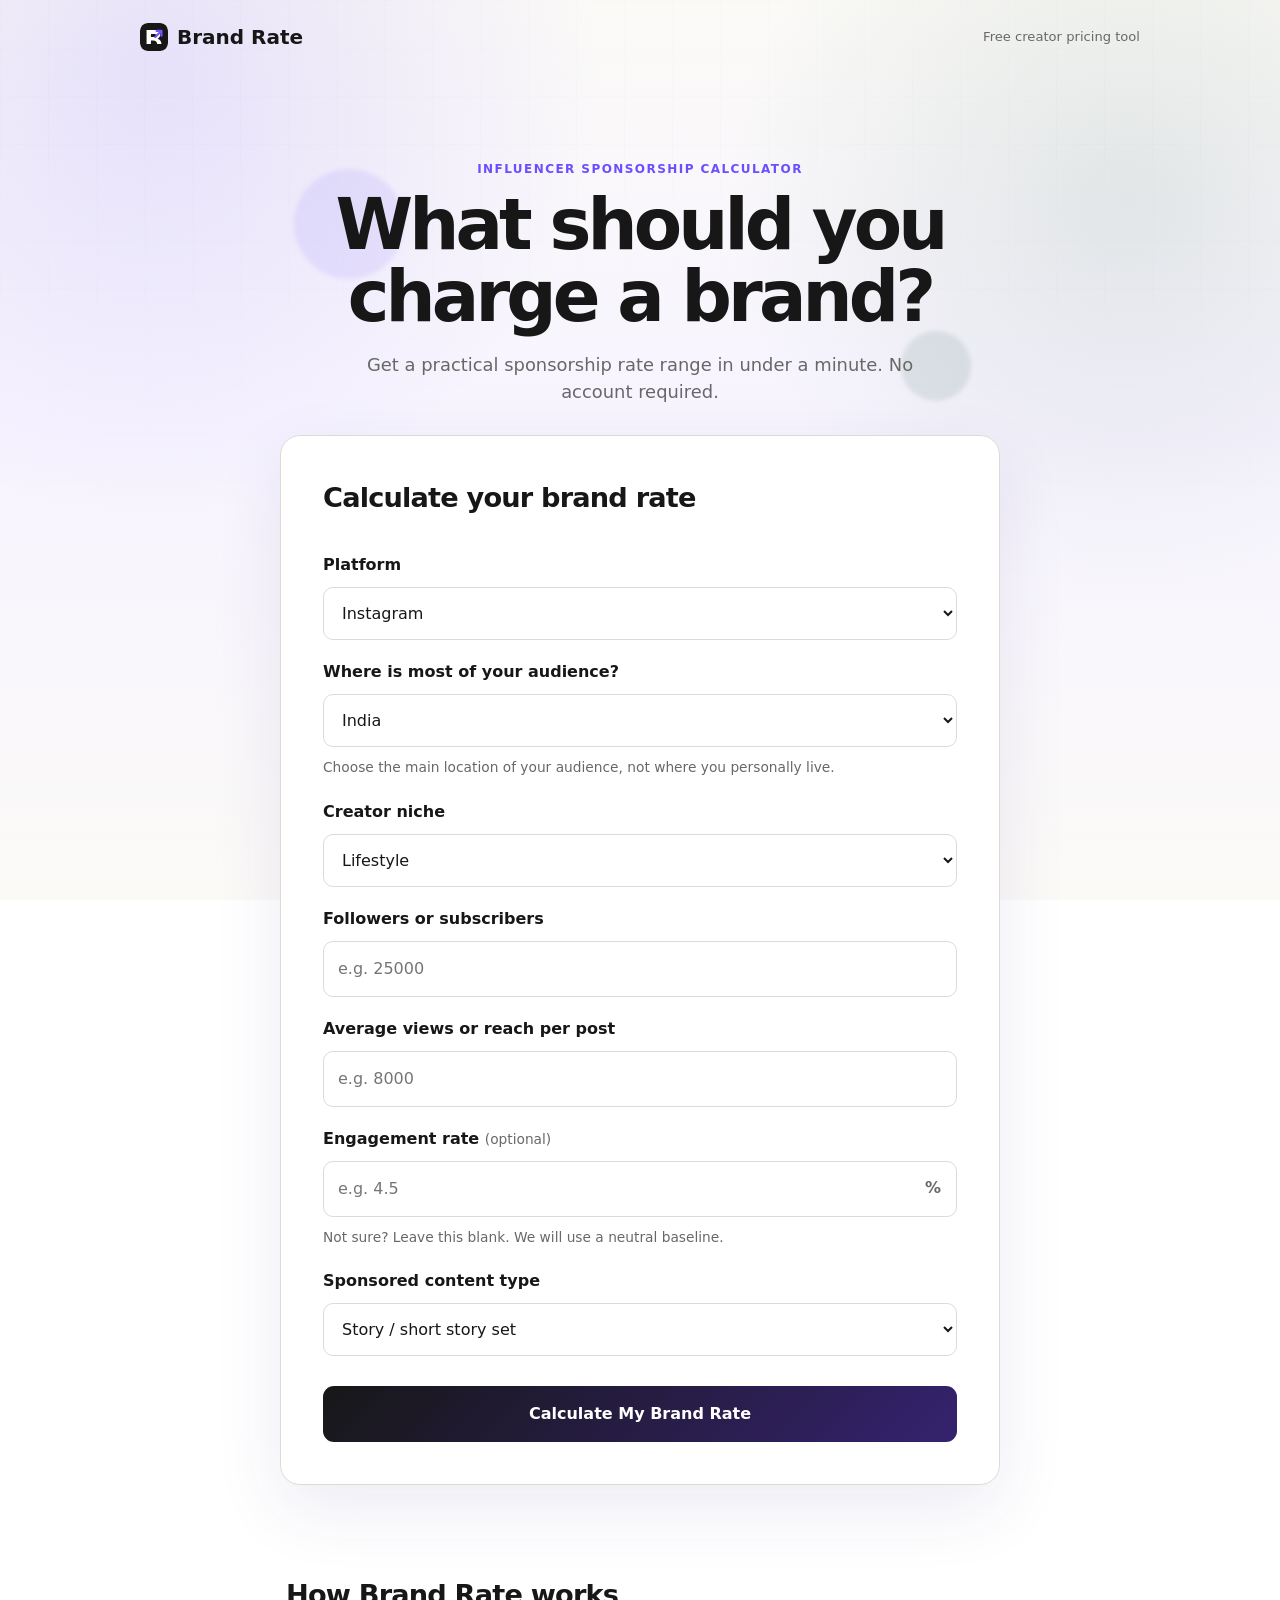
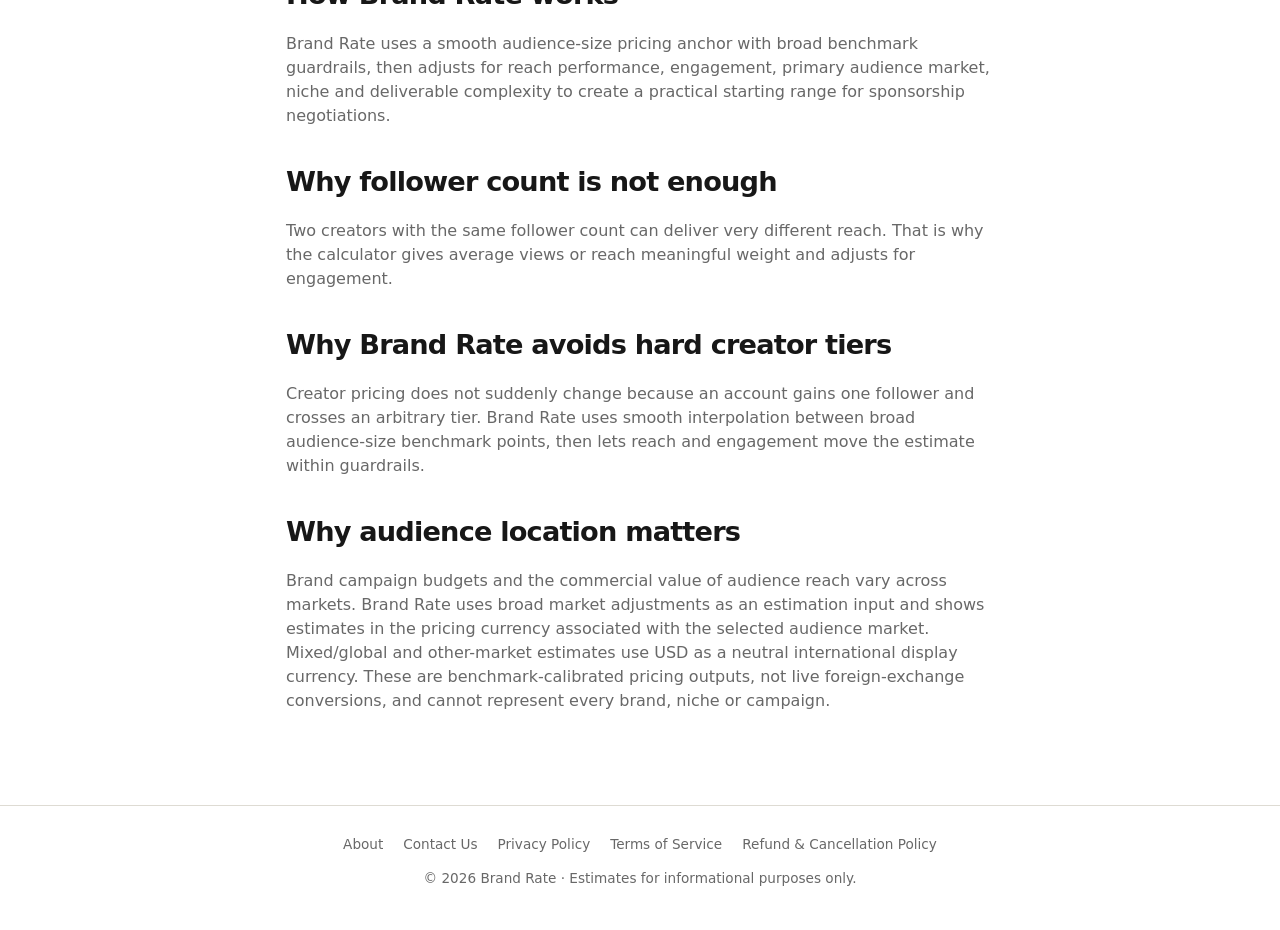
<file: index.html>
<!doctype html>
<html lang="en">
<head>
  <meta charset="utf-8">
  <meta name="viewport" content="width=device-width,initial-scale=1">
  <link rel="icon" href="brand-rate-icon.svg" type="image/svg+xml">
  <title>Brand Rate — Influencer Sponsorship Rate Calculator</title>
  <meta name="description" content="Estimate your influencer sponsorship rate based on platform, audience, average views, engagement and content type.">
  <meta name="robots" content="index,follow">
  <link rel="canonical" href="/">
  <link rel="stylesheet" href="style.css">
</head>
<body>
  <header class="site-header">
    <a class="logo" href="/" aria-label="Brand Rate home"><img src="brand-rate-icon.svg" alt="" class="brand-icon"> Brand Rate</a>
    <span class="tag">Free creator pricing tool</span>
  </header>

  <main>
    <section class="hero">
      <p class="eyebrow">INFLUENCER SPONSORSHIP CALCULATOR</p>
      <h1>What should you charge a brand?</h1>
      <p class="intro">Get a practical sponsorship rate range in under a minute. No account required.</p>
    </section>

    <section class="tool-card" aria-labelledby="calculator-title">
      <h2 id="calculator-title">Calculate your brand rate</h2>
      <form id="rate-form">
        <label for="platform">Platform</label>
        <select id="platform" required>
          <option value="instagram">Instagram</option>
          <option value="tiktok">TikTok</option>
          <option value="youtube">YouTube</option>
        </select>

        <label for="market">Where is most of your audience?</label>
        <select id="market" required>
          <option value="india">India</option>
          <option value="us">United States</option>
          <option value="uk">United Kingdom</option>
          <option value="canada">Canada</option>
          <option value="australia">Australia</option>
          <option value="europe">Europe</option>
          <option value="global">Mixed / global audience</option>
          <option value="other">Other markets</option>
        </select>
        <p class="hint">Choose the main location of your audience, not where you personally live.</p>

        <label for="niche">Creator niche</label>
        <select id="niche" required>
          <option value="lifestyle">Lifestyle</option>
          <option value="beauty">Beauty</option>
          <option value="fashion">Fashion</option>
          <option value="fitness">Fitness</option>
          <option value="food">Food</option>
          <option value="travel">Travel</option>
          <option value="gaming">Gaming</option>
          <option value="tech">Tech</option>
          <option value="finance">Finance &amp; Business</option>
          <option value="education">Education</option>
          <option value="parenting">Parenting</option>
          <option value="other">Other</option>
        </select>

        <label for="followers">Followers or subscribers</label>
        <input id="followers" type="number" min="1" step="1" inputmode="numeric" placeholder="e.g. 25000" required>

        <label for="views">Average views or reach per post</label>
        <input id="views" type="number" min="1" step="1" inputmode="numeric" placeholder="e.g. 8000" required>

        <label for="engagement">Engagement rate <span>(optional)</span></label>
        <div class="input-suffix">
          <input id="engagement" type="number" min="0" max="100" step="0.1" inputmode="decimal" placeholder="e.g. 4.5">
          <b>%</b>
        </div>
        <p class="hint">Not sure? Leave this blank. We will use a neutral baseline.</p>

        <label for="content">Sponsored content type</label>
        <select id="content" required>
          <option value="story">Story / short story set</option>
          <option value="post">Static feed post</option>
          <option value="short">Reel / TikTok / Short</option>
          <option value="integration">YouTube integration</option>
          <option value="dedicated">Dedicated YouTube video</option>
        </select>

        <button type="submit">Calculate My Brand Rate</button>
      </form>
    </section>

    <section id="results" class="results hidden" aria-live="polite">
      <p class="eyebrow">YOUR ESTIMATED SPONSORSHIP RATE</p>
      <div class="rate-grid">
        <div><span>Minimum</span><strong id="minimum">—</strong></div>
        <div class="featured"><span>Target</span><strong id="target">—</strong></div>
        <div><span>Premium</span><strong id="premium">—</strong></div>
      </div>

      <p id="result-note" class="result-note"></p>

      <h3>Common brand add-ons</h3>
      <p class="section-note">These suggested ranges are shown separately so you can see what may be charged on top of your target rate.</p>
      <div class="addon-card">
        <div class="addon-row"><span>Base target rate</span><strong id="usage-base">—</strong></div>
        <div class="addon-row"><span>+ Suggested 30-day paid usage rights</span><strong id="usage-addon">—</strong></div>
        <div class="addon-total"><span>Adjusted total</span><strong id="usage-total">—</strong></div>
      </div>
      <div class="addon-card">
        <div class="addon-row"><span>Base target rate</span><strong id="exclusive-base">—</strong></div>
        <div class="addon-row"><span>+ Suggested 30-day category exclusivity</span><strong id="exclusive-addon">—</strong></div>
        <div class="addon-total"><span>Adjusted total</span><strong id="exclusive-total">—</strong></div>
      </div>

      <p class="disclaimer">Brand Rate provides directional negotiation estimates, not guaranteed market rates. The calculator uses broad benchmark bands and modifiers. Actual fees vary by niche, audience quality, geography, production scope, campaign goals, licensing terms, exclusivity, brand budget and creator demand.</p>

      <div class="upgrade">
        <p class="eyebrow">CREATOR PRICING KIT</p>
        <h2>Turn your estimate into a practical creator pricing kit</h2>
        <p>Get personalised suggested rate ranges, deliverable guidance, usage-rights and exclusivity fee tables, three package ideas, a negotiation floor, brand-response scripts and a one-page downloadable rate card.</p>
        <div class="price" id="upgrade-price">₹499</div>
        <button id="upgrade-button" type="button">Get My Personalised Rate Card</button>
        <p class="small">Paid checkout will be connected in the payment phase. No payment is collected on this preview build.</p>
      </div>
    </section>

    <section class="content">
      <h2>How Brand Rate works</h2>
      <p>Brand Rate uses a smooth audience-size pricing anchor with broad benchmark guardrails, then adjusts for reach performance, engagement, primary audience market, niche and deliverable complexity to create a practical starting range for sponsorship negotiations.</p>
      <h2>Why follower count is not enough</h2>
      <p>Two creators with the same follower count can deliver very different reach. That is why the calculator gives average views or reach meaningful weight and adjusts for engagement.</p>
      <h2>Why Brand Rate avoids hard creator tiers</h2>
      <p>Creator pricing does not suddenly change because an account gains one follower and crosses an arbitrary tier. Brand Rate uses smooth interpolation between broad audience-size benchmark points, then lets reach and engagement move the estimate within guardrails.</p>
      <h2>Why audience location matters</h2>
      <p>Brand campaign budgets and the commercial value of audience reach vary across markets. Brand Rate uses broad market adjustments as an estimation input and shows estimates in the pricing currency associated with the selected audience market. Mixed/global and other-market estimates use USD as a neutral international display currency. These are benchmark-calibrated pricing outputs, not live foreign-exchange conversions, and cannot represent every brand, niche or campaign.</p>
    </section>
  </main>

  <footer><div class="footer-inner"><nav class="footer-links" aria-label="Legal and company links"><a href="about.html">About</a><a href="contact.html">Contact Us</a><a href="privacy.html">Privacy Policy</a><a href="terms.html">Terms of Service</a><a href="refund.html">Refund &amp; Cancellation Policy</a></nav><p>© <span id="year"></span> Brand Rate · Estimates for informational purposes only.</p></div></footer>
  <script src="script.js"></script>
</body>
</html>
</file>
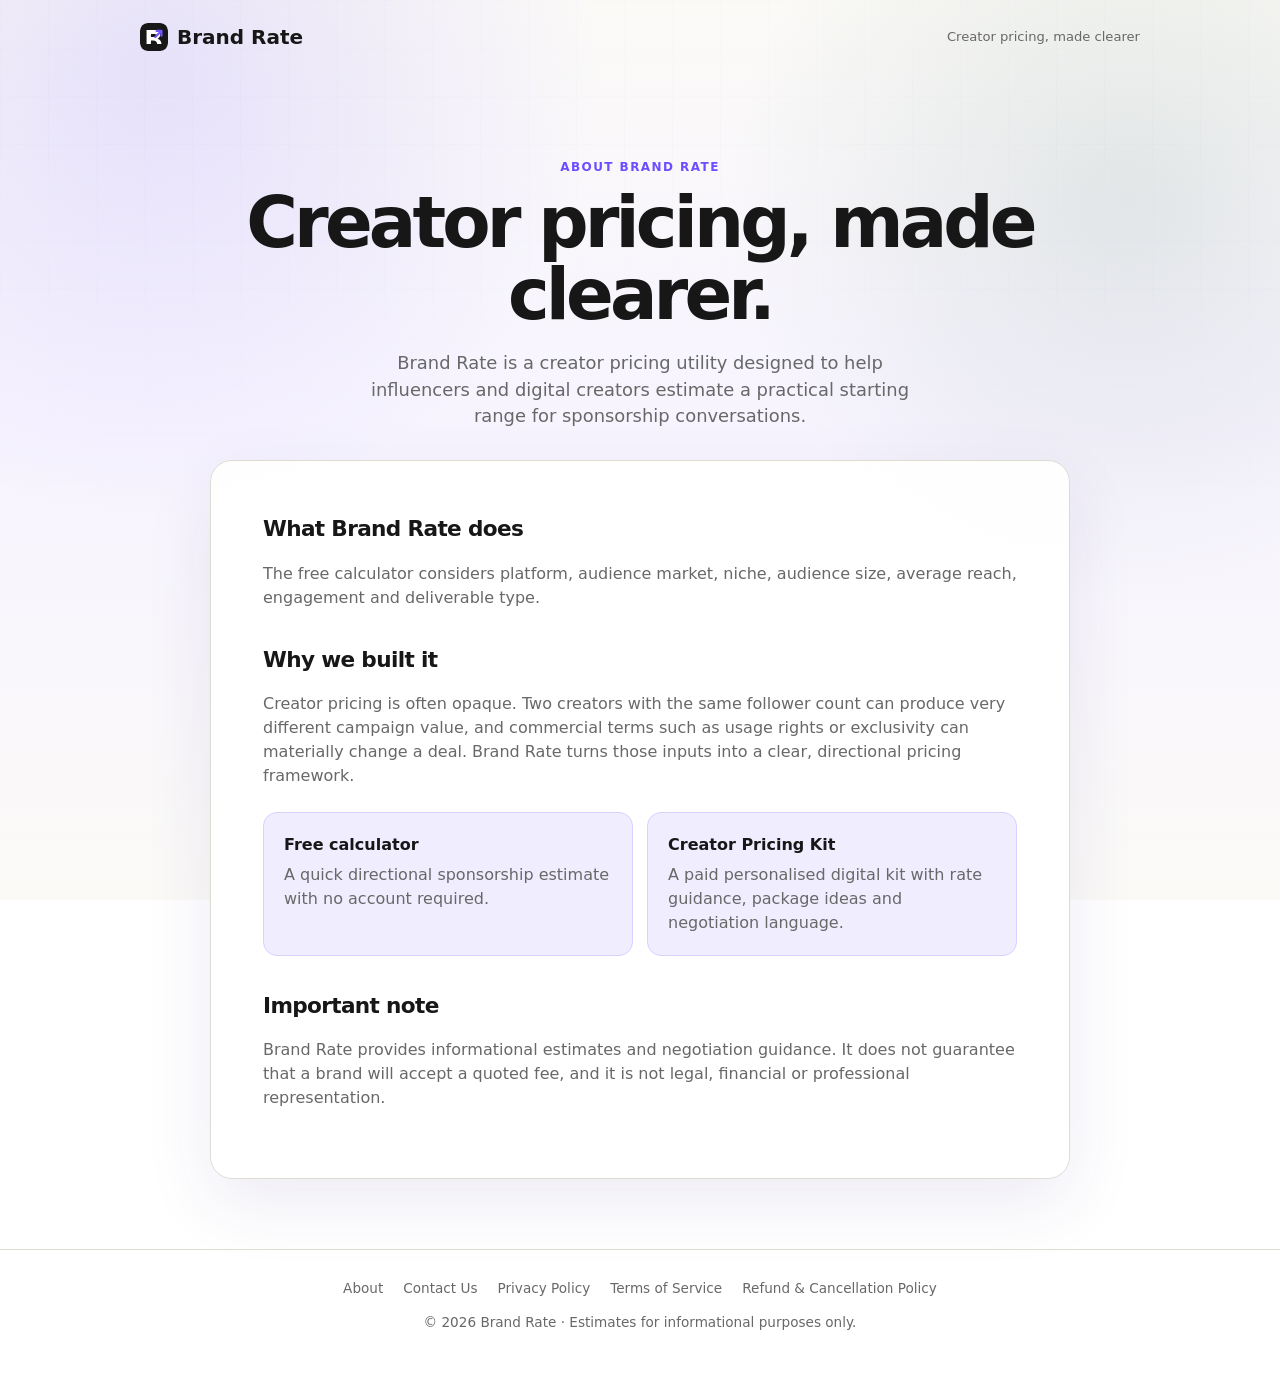
<file: about.html>
<!doctype html><html lang="en"><head><meta charset="utf-8"><meta name="viewport" content="width=device-width,initial-scale=1"><link rel="icon" href="brand-rate-icon.svg" type="image/svg+xml"><title>Creator pricing, made clearer. — Brand Rate</title><meta name="robots" content="index,follow"><link rel="stylesheet" href="style.css"></head><body><header class="site-header"><a class="logo" href="index.html"><img src="brand-rate-icon.svg" alt="" class="brand-icon"> Brand Rate</a><span class="tag">Creator pricing, made clearer</span></header><main class="legal-main"><section class="legal-hero"><p class="eyebrow">ABOUT BRAND RATE</p><h1>Creator pricing, made clearer.</h1><p class="intro">Brand Rate is a creator pricing utility designed to help influencers and digital creators estimate a practical starting range for sponsorship conversations.</p></section><article class="legal-card"><h2>What Brand Rate does</h2><p>The free calculator considers platform, audience market, niche, audience size, average reach, engagement and deliverable type.</p><h2>Why we built it</h2><p>Creator pricing is often opaque. Two creators with the same follower count can produce very different campaign value, and commercial terms such as usage rights or exclusivity can materially change a deal. Brand Rate turns those inputs into a clear, directional pricing framework.</p><div class="info-grid"><div class="info-box"><strong>Free calculator</strong><p>A quick directional sponsorship estimate with no account required.</p></div><div class="info-box"><strong>Creator Pricing Kit</strong><p>A paid personalised digital kit with rate guidance, package ideas and negotiation language.</p></div></div><h2>Important note</h2><p>Brand Rate provides informational estimates and negotiation guidance. It does not guarantee that a brand will accept a quoted fee, and it is not legal, financial or professional representation.</p></article></main><footer><div class="footer-inner"><nav class="footer-links" aria-label="Legal and company links"><a href="about.html">About</a><a href="contact.html">Contact Us</a><a href="privacy.html">Privacy Policy</a><a href="terms.html">Terms of Service</a><a href="refund.html">Refund &amp; Cancellation Policy</a></nav><p>© 2026 Brand Rate · Estimates for informational purposes only.</p></div></footer></body></html>
</file>
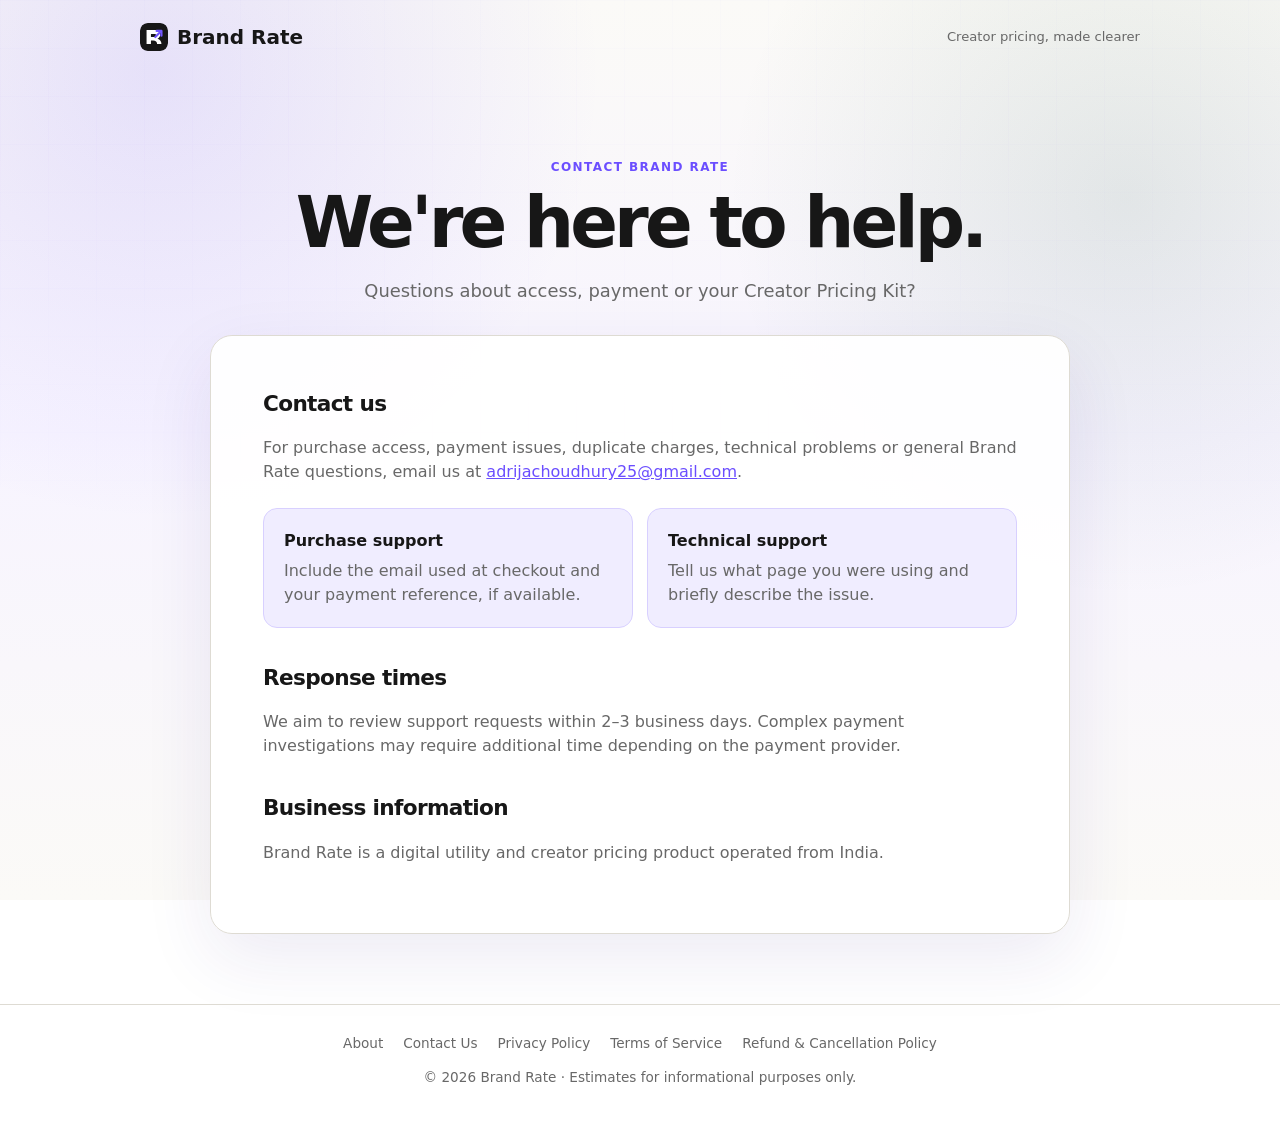
<file: contact.html>
<!doctype html><html lang="en"><head><meta charset="utf-8"><meta name="viewport" content="width=device-width,initial-scale=1"><link rel="icon" href="brand-rate-icon.svg" type="image/svg+xml"><title>We're here to help. — Brand Rate</title><meta name="robots" content="index,follow"><link rel="stylesheet" href="style.css"></head><body><header class="site-header"><a class="logo" href="index.html"><img src="brand-rate-icon.svg" alt="" class="brand-icon"> Brand Rate</a><span class="tag">Creator pricing, made clearer</span></header><main class="legal-main"><section class="legal-hero"><p class="eyebrow">CONTACT BRAND RATE</p><h1>We're here to help.</h1><p class="intro">Questions about access, payment or your Creator Pricing Kit?</p></section><article class="legal-card"><h2>Contact us</h2><p>For purchase access, payment issues, duplicate charges, technical problems or general Brand Rate questions, email us at <a href="mailto:adrijachoudhury25@gmail.com">adrijachoudhury25@gmail.com</a>.</p><div class="info-grid"><div class="info-box"><strong>Purchase support</strong><p>Include the email used at checkout and your payment reference, if available.</p></div><div class="info-box"><strong>Technical support</strong><p>Tell us what page you were using and briefly describe the issue.</p></div></div><h2>Response times</h2><p>We aim to review support requests within 2–3 business days. Complex payment investigations may require additional time depending on the payment provider.</p><h2>Business information</h2><p>Brand Rate is a digital utility and creator pricing product operated from India.</p></article></main><footer><div class="footer-inner"><nav class="footer-links" aria-label="Legal and company links"><a href="about.html">About</a><a href="contact.html">Contact Us</a><a href="privacy.html">Privacy Policy</a><a href="terms.html">Terms of Service</a><a href="refund.html">Refund &amp; Cancellation Policy</a></nav><p>© 2026 Brand Rate · Estimates for informational purposes only.</p></div></footer></body></html>
</file>
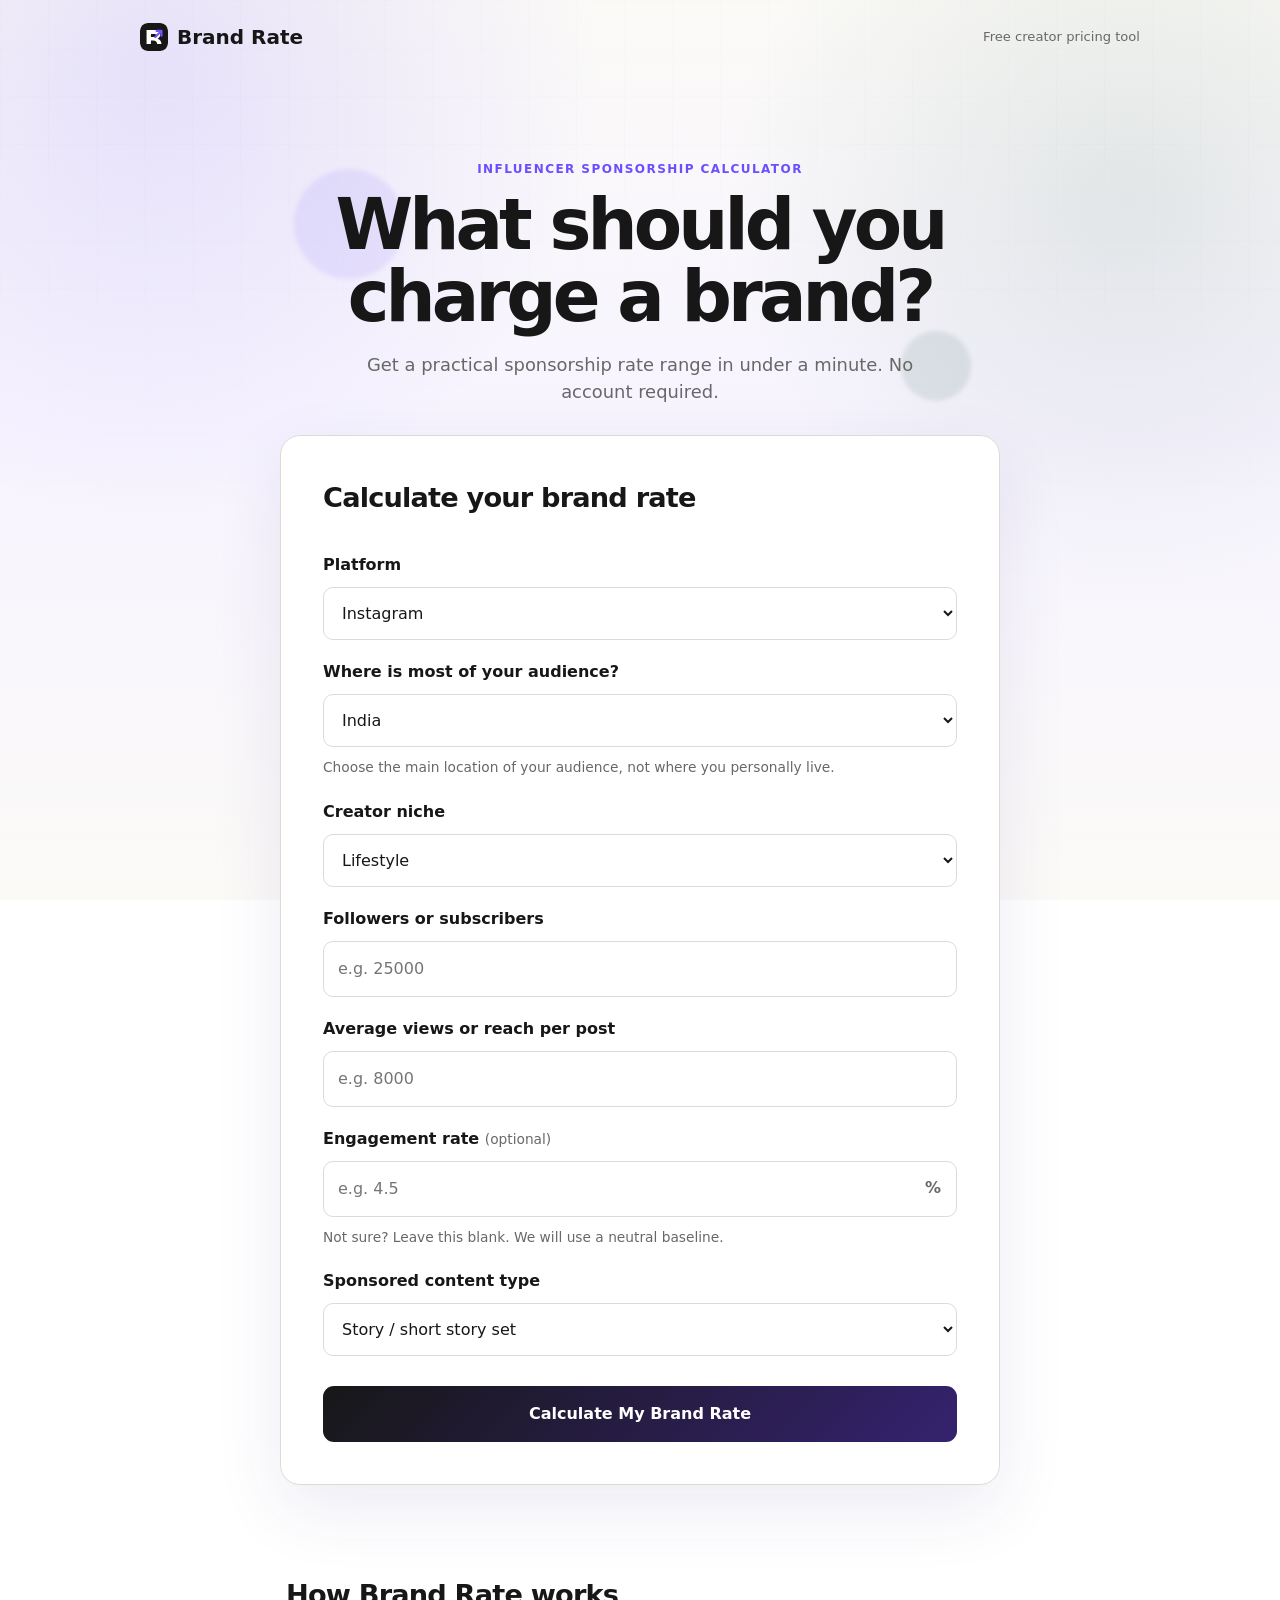
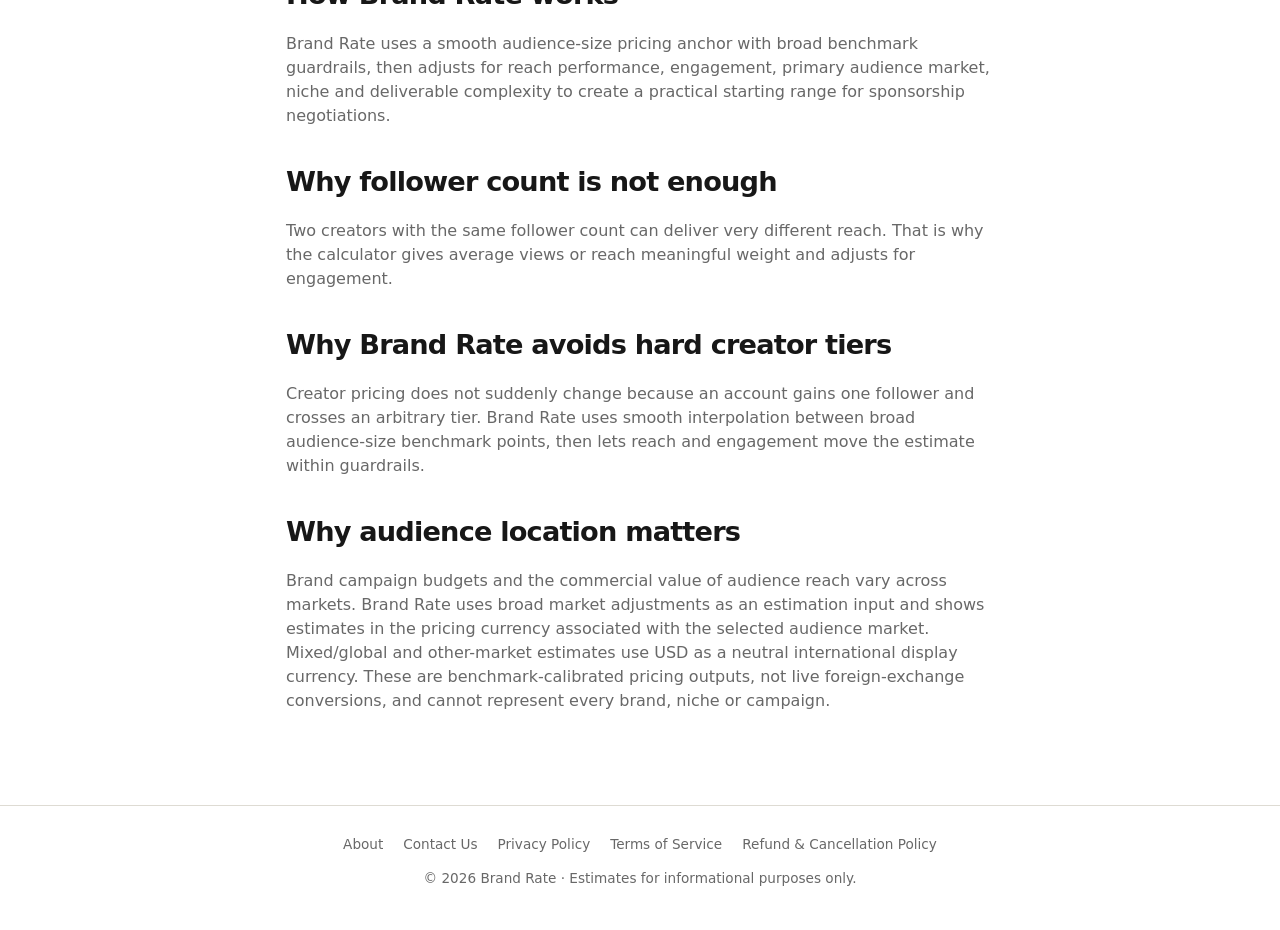
<file: pricing-kit.html>
<!DOCTYPE html>
<html lang="en">
<head>
  <meta charset="UTF-8">
  <meta name="viewport" content="width=device-width, initial-scale=1.0">
  <meta name="robots" content="noindex,nofollow">
  <link rel="icon" href="brand-rate-icon.svg" type="image/svg+xml">
  <title>Your Creator Pricing Kit | Brand Rate</title>
  <link rel="stylesheet" href="style.css">
  <style>
    .kit-shell{max-width:900px;margin:0 auto;padding:32px 20px 120px}
    .kit-top{display:flex;justify-content:space-between;align-items:center;gap:20px;margin-bottom:30px}
    .kit-top a{color:#171717;text-decoration:none;font-weight:700}
    .kit-hero,.kit-section{background:#fff;border:1px solid #ded9d0;border-radius:22px;padding:32px;margin-bottom:18px}
    .kit-kicker{color:#6554ff;font-size:13px;font-weight:800;letter-spacing:.08em;text-transform:uppercase}
    .kit-hero h1{font-size:46px;line-height:1.05;margin:12px 0}
    .kit-sub{color:#666;font-size:18px;line-height:1.5}
    .kit-grid{display:grid;grid-template-columns:repeat(3,1fr);gap:12px;margin-top:25px}
    .kit-stat{border:1px solid #ded9d0;border-radius:15px;padding:18px}
    .kit-stat strong{display:block;font-size:27px;margin-top:7px}
    .kit-stat.target{background:#f0edff;border-color:#c8bfff}
    .kit-section h2{font-size:28px;margin:0 0 8px}
    .kit-section p{color:#555;line-height:1.6}
    .small{font-size:13px;color:#777}
    .locked-intro{background:#f7f5ff;border:2px solid #c8bfff}
    .locked-intro h2{margin-top:8px}
    .locked-stack{display:grid;gap:18px}
    .locked-card{position:relative;overflow:hidden;min-height:230px;background:#fff;border:1px solid #ded9d0;border-radius:22px;padding:32px}
    .locked-card h2{font-size:28px;margin:0 0 10px}
    .locked-card p{color:#666;margin:0}
    .teaser-lines{margin-top:26px;display:grid;gap:12px;filter:blur(7px);user-select:none;pointer-events:none}
    .teaser-line{height:22px;border-radius:8px;background:#dedbd3}
    .teaser-line.short{width:62%}
    .teaser-line.medium{width:80%}
    .lock-overlay{position:absolute;inset:0;display:flex;align-items:center;justify-content:center;padding:24px;background:linear-gradient(to bottom,rgba(255,255,255,.18),rgba(255,255,255,.94) 55%,#fff)}
    .lock-box{text-align:center;max-width:460px;margin-top:70px}
    .lock-icon{width:46px;height:46px;border-radius:50%;display:grid;place-items:center;margin:0 auto 12px;background:#171717;color:#fff;font-size:20px}
    .lock-box strong{display:block;font-size:20px}
    .lock-box span{display:block;color:#666;margin-top:7px;line-height:1.5}
    .kit-actions{position:sticky;bottom:18px;z-index:20;background:#171717;color:#fff;border-radius:18px;padding:18px 22px;display:flex;align-items:center;justify-content:space-between;gap:18px;box-shadow:0 12px 35px rgba(0,0,0,.18)}
    .kit-actions button{border:0;border-radius:12px;padding:14px 20px;margin:0;background:#fff;color:#171717;font-weight:800;cursor:pointer}
    .kit-actions{display:block;padding:22px}
    .purchase-head{display:flex;align-items:flex-end;justify-content:space-between;gap:24px;margin-bottom:18px}
    .purchase-head strong{font-size:20px}
    .payment-note{font-size:13px;color:#aaa;margin-top:5px}
    .payment-options{display:grid;grid-template-columns:1fr 1fr;gap:14px;width:100%}
    .payment-option{min-width:0;background:#242424;border:1px solid #3a3a3a;border-radius:16px;padding:18px}
    .payment-label{display:block;font-size:11px;letter-spacing:.08em;text-transform:uppercase;color:#aaa;margin-bottom:7px}
    .payment-title{font-size:18px;font-weight:800;margin-bottom:4px}
    .payment-price{font-size:14px;color:#ccc;margin-bottom:16px}
    .payment-button-zone{min-height:48px;display:flex;align-items:center}
    .payment-option form{margin:0;width:100%}
    #paypal-container-X6RM6SU22T6QN{width:100%;min-width:0}
    .payment-foot{font-size:11px;color:#8f8f8f;margin-top:10px}
    .paid-content{display:none}
    .rate-row{display:flex;justify-content:space-between;gap:18px;padding:15px 0;border-bottom:1px solid #e4dfd7}
    .rate-row:last-child{border-bottom:0}
    .rate-row strong{text-align:right}
    .script-box{background:#f7f5f1;border-radius:14px;padding:20px;line-height:1.65;color:#292929}
    @media(max-width:650px){
      .kit-hero h1{font-size:36px}.kit-grid{grid-template-columns:1fr}.kit-hero,.kit-section,.locked-card{padding:24px}
      .kit-actions{padding:18px}.purchase-head{display:block;margin-bottom:16px}.kit-actions button{width:100%}.lock-box{margin-top:55px}
      .payment-options{grid-template-columns:1fr}.payment-option{width:auto;min-width:0}#paypal-container-X6RM6SU22T6QN{min-width:0}
    }
    @media print{
      body{background:#fff}.kit-shell{max-width:none;padding:0}.kit-top,.kit-actions,.preview-content{display:none!important}
      .paid-content{display:block!important}.kit-hero,.kit-section{break-inside:avoid;border-color:#ccc}
    }
  .checkout-email{margin:18px 0 4px}.checkout-email label{display:block;font-weight:700;margin-bottom:8px}.checkout-email input{width:100%;box-sizing:border-box;padding:13px 14px;border:1px solid #4a4a4a;border-radius:10px;background:#242424;color:#fff;font:inherit}.checkout-email small{display:block;color:#aaa;margin-top:7px}.checkout-btn{width:100%;border:0;border-radius:9px;padding:14px 16px;font:inherit;font-weight:800;cursor:pointer;background:#7257ff;color:#fff}.checkout-btn-light{background:#fff;color:#171717}.checkout-btn:disabled{opacity:.55;cursor:wait}.checkout-status{min-height:22px;margin-top:14px;color:#ddd}.brand-icon{width:28px;height:28px;vertical-align:middle;margin-right:9px;border-radius:8px}
</style>
</head>
<body>
  <main class="kit-shell">
    <div class="kit-top"><a href="index.html">← Brand Rate</a><span>Personalised Creator Pricing Kit</span></div>

    <section class="kit-hero">
      <div class="kit-kicker">Creator Pricing Kit</div>
      <h1>Your sponsorship pricing plan</h1>
      <p class="kit-sub" id="profile-summary"></p>
      <div class="kit-grid">
        <div class="kit-stat"><span>Minimum</span><strong id="min-rate"></strong></div>
        <div class="kit-stat target"><span>Target</span><strong id="target-rate"></strong></div>
        <div class="kit-stat"><span>Premium</span><strong id="premium-rate"></strong></div>
      </div>
      <p class="small" id="method-note"></p>
    </section>

    <div class="preview-content" id="preview-content">
      <section class="kit-section locked-intro">
        <div class="kit-kicker">Your kit is ready</div>
        <h2>We built the rest around your actual result.</h2>
        <p>Your personalised kit includes deliverable pricing, usage-right and exclusivity guidance, package ideas, and negotiation language based on the creator profile you just calculated.</p>
      </section>

      <div class="locked-stack" aria-label="Locked Creator Pricing Kit sections">
        <section class="locked-card">
          <h2>Your deliverable pricing</h2><p>Suggested pricing for the content formats relevant to your platform.</p>
          <div class="teaser-lines" aria-hidden="true"><div class="teaser-line"></div><div class="teaser-line medium"></div><div class="teaser-line"></div></div>
          <div class="lock-overlay"><div class="lock-box"><div class="lock-icon">🔒</div><strong>Personalised deliverable rates locked</strong><span>Unlock the exact rate recommendations built from your target pricing result.</span></div></div>
        </section>

        <section class="locked-card">
          <h2>Usage rights & exclusivity</h2><p>Separate commercial-right pricing guidance for brand negotiations.</p>
          <div class="teaser-lines" aria-hidden="true"><div class="teaser-line short"></div><div class="teaser-line medium"></div><div class="teaser-line"></div></div>
          <div class="lock-overlay"><div class="lock-box"><div class="lock-icon">🔒</div><strong>Your add-on guidance is locked</strong><span>See what to quote separately for 30-day paid usage and category exclusivity.</span></div></div>
        </section>

        <section class="locked-card">
          <h2>Your package ideas</h2><p>Three creator offer structures built around your calculated pricing anchor.</p>
          <div class="teaser-lines" aria-hidden="true"><div class="teaser-line"></div><div class="teaser-line short"></div><div class="teaser-line medium"></div></div>
          <div class="lock-overlay"><div class="lock-box"><div class="lock-icon">🔒</div><strong>3 personalised package ideas locked</strong><span>Unlock starter, core campaign and bundle pricing suggestions.</span></div></div>
        </section>

        <section class="locked-card">
          <h2>Brand negotiation language</h2><p>Ready-to-personalise wording for common sponsorship conversations.</p>
          <div class="teaser-lines" aria-hidden="true"><div class="teaser-line"></div><div class="teaser-line"></div><div class="teaser-line short"></div></div>
          <div class="lock-overlay"><div class="lock-box"><div class="lock-icon">🔒</div><strong>3 negotiation scripts locked</strong><span>Get wording for rate requests, low budgets and paid usage-right conversations.</span></div></div>
        </section>
      </div>
    </div>

    <div class="paid-content" id="paid-content" aria-hidden="true">
      <section class="kit-section"><h2>Your deliverable pricing</h2><p>Use your target as the starting quote. Your minimum is the lower negotiation boundary suggested by this kit; it is not a rule that you must accept a deal at that amount.</p><div id="deliverables"></div></section>
      <section class="kit-section"><h2>Usage rights & exclusivity</h2><p>These are separate commercial rights. Do not silently include them in your base content fee unless the agreement clearly says so.</p><div class="rate-row"><span>30-day paid usage rights</span><strong id="usage-rate"></strong></div><div class="rate-row"><span>30-day category exclusivity</span><strong id="exclusive-rate"></strong></div></section>
      <section class="kit-section"><h2>Your package ideas</h2><div id="packages"></div></section>
      <section class="kit-section"><h2>Brand negotiation language</h2><p>Copy, personalise and send these as a starting point.</p><h3>When a brand asks for your rate</h3><div class="script-box" id="rate-script"></div><h3>When the budget is below your quote</h3><div class="script-box" id="budget-script"></div><h3>When usage rights are requested</h3><div class="script-box" id="usage-script"></div></section>
    </div>

    <div class="kit-actions preview-content">
      <div class="purchase-head"><div><strong>Unlock your Creator Pricing Kit</strong><br><span id="unlock-copy"></span></div><div class="payment-note">Choose the payment option for your region.</div></div>
      <div class="checkout-email"><label for="buyer-email">Email for purchase access</label><input id="buyer-email" type="email" autocomplete="email" placeholder="you@example.com"><small>Your secure access link is tied to this purchase.</small></div>
      <div class="payment-options">
        <div class="payment-option"><span class="payment-label">India · INR</span><div class="payment-title">Pay ₹499 in India</div><div class="payment-price">Verified one-time payment via Razorpay</div><div class="payment-button-zone"><button class="checkout-btn" id="razorpay-checkout">Pay ₹499 securely</button></div><div class="payment-foot">Indian cards, UPI and supported local payment methods.</div></div>
        <div class="payment-option"><span class="payment-label">International · USD</span><div class="payment-title">Pay $9 internationally</div><div class="payment-price">Verified one-time payment via PayPal</div><div class="payment-button-zone" id="paypal-checkout-zone"><button class="checkout-btn checkout-btn-light" id="paypal-start">Continue with PayPal</button></div><div class="payment-foot">For customers paying outside India.</div></div>
      </div><div class="checkout-status" id="checkout-status" role="status"></div>
    </div>
  </main>
<footer style="margin-top:38px"><div class="footer-inner"><nav class="footer-links" aria-label="Legal and company links"><a href="about.html">About</a><a href="contact.html">Contact Us</a><a href="privacy.html">Privacy Policy</a><a href="terms.html">Terms of Service</a><a href="refund.html">Refund &amp; Cancellation Policy</a></nav><p>© 2026 Brand Rate · Estimates for informational purposes only.</p></div></footer>
  <script src="https://checkout.razorpay.com/v1/checkout.js"></script>
  <script src="pricing-kit.js"></script>
</body>
</html>
</file>
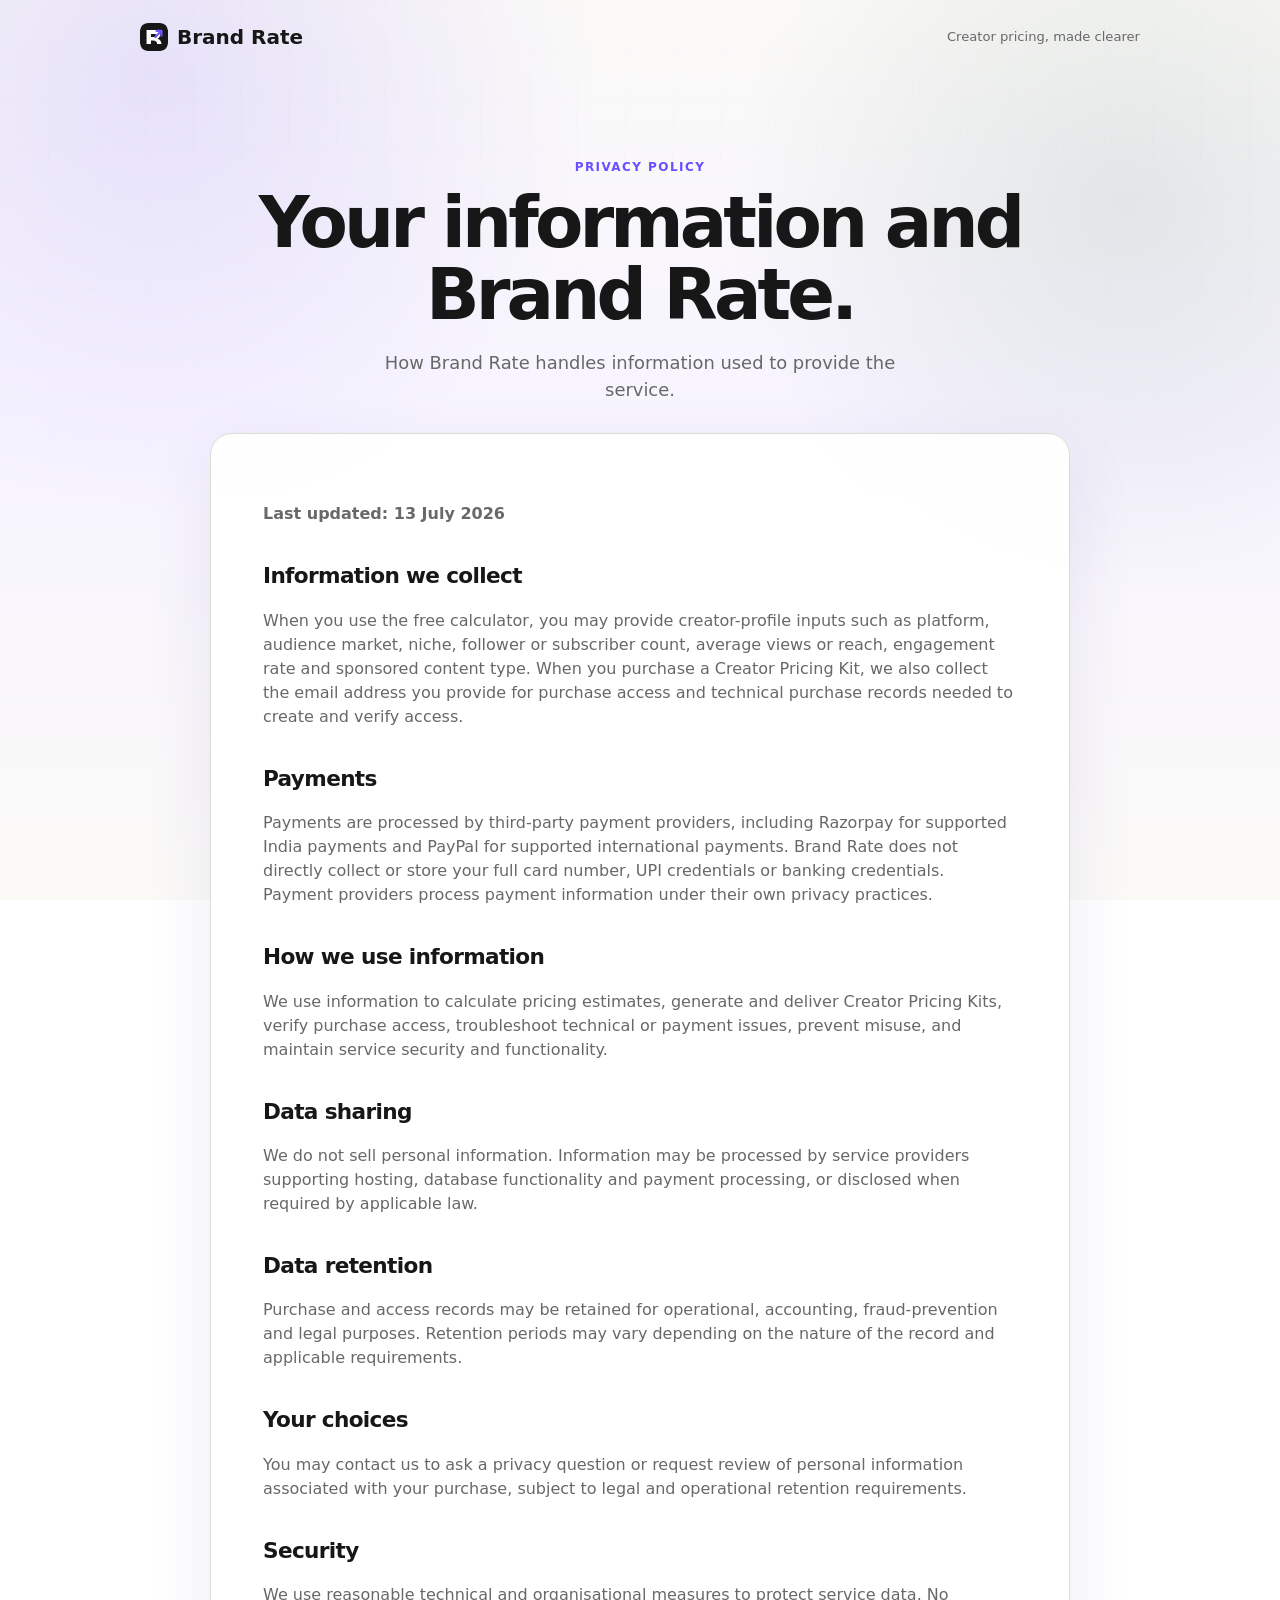
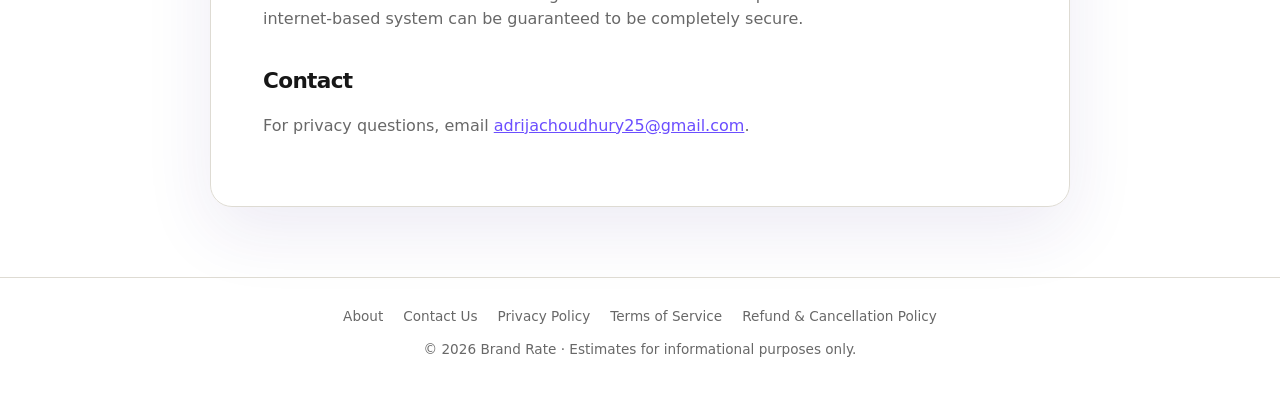
<file: privacy.html>
<!doctype html><html lang="en"><head><meta charset="utf-8"><meta name="viewport" content="width=device-width,initial-scale=1"><link rel="icon" href="brand-rate-icon.svg" type="image/svg+xml"><title>Your information and Brand Rate. — Brand Rate</title><meta name="robots" content="index,follow"><link rel="stylesheet" href="style.css"></head><body><header class="site-header"><a class="logo" href="index.html"><img src="brand-rate-icon.svg" alt="" class="brand-icon"> Brand Rate</a><span class="tag">Creator pricing, made clearer</span></header><main class="legal-main"><section class="legal-hero"><p class="eyebrow">PRIVACY POLICY</p><h1>Your information and Brand Rate.</h1><p class="intro">How Brand Rate handles information used to provide the service.</p></section><article class="legal-card"><p><strong>Last updated: 13 July 2026</strong></p><h2>Information we collect</h2><p>When you use the free calculator, you may provide creator-profile inputs such as platform, audience market, niche, follower or subscriber count, average views or reach, engagement rate and sponsored content type. When you purchase a Creator Pricing Kit, we also collect the email address you provide for purchase access and technical purchase records needed to create and verify access.</p><h2>Payments</h2><p>Payments are processed by third-party payment providers, including Razorpay for supported India payments and PayPal for supported international payments. Brand Rate does not directly collect or store your full card number, UPI credentials or banking credentials. Payment providers process payment information under their own privacy practices.</p><h2>How we use information</h2><p>We use information to calculate pricing estimates, generate and deliver Creator Pricing Kits, verify purchase access, troubleshoot technical or payment issues, prevent misuse, and maintain service security and functionality.</p><h2>Data sharing</h2><p>We do not sell personal information. Information may be processed by service providers supporting hosting, database functionality and payment processing, or disclosed when required by applicable law.</p><h2>Data retention</h2><p>Purchase and access records may be retained for operational, accounting, fraud-prevention and legal purposes. Retention periods may vary depending on the nature of the record and applicable requirements.</p><h2>Your choices</h2><p>You may contact us to ask a privacy question or request review of personal information associated with your purchase, subject to legal and operational retention requirements.</p><h2>Security</h2><p>We use reasonable technical and organisational measures to protect service data. No internet-based system can be guaranteed to be completely secure.</p><h2>Contact</h2><p>For privacy questions, email <a href="mailto:adrijachoudhury25@gmail.com">adrijachoudhury25@gmail.com</a>.</p></article></main><footer><div class="footer-inner"><nav class="footer-links" aria-label="Legal and company links"><a href="about.html">About</a><a href="contact.html">Contact Us</a><a href="privacy.html">Privacy Policy</a><a href="terms.html">Terms of Service</a><a href="refund.html">Refund &amp; Cancellation Policy</a></nav><p>© 2026 Brand Rate · Estimates for informational purposes only.</p></div></footer></body></html>
</file>
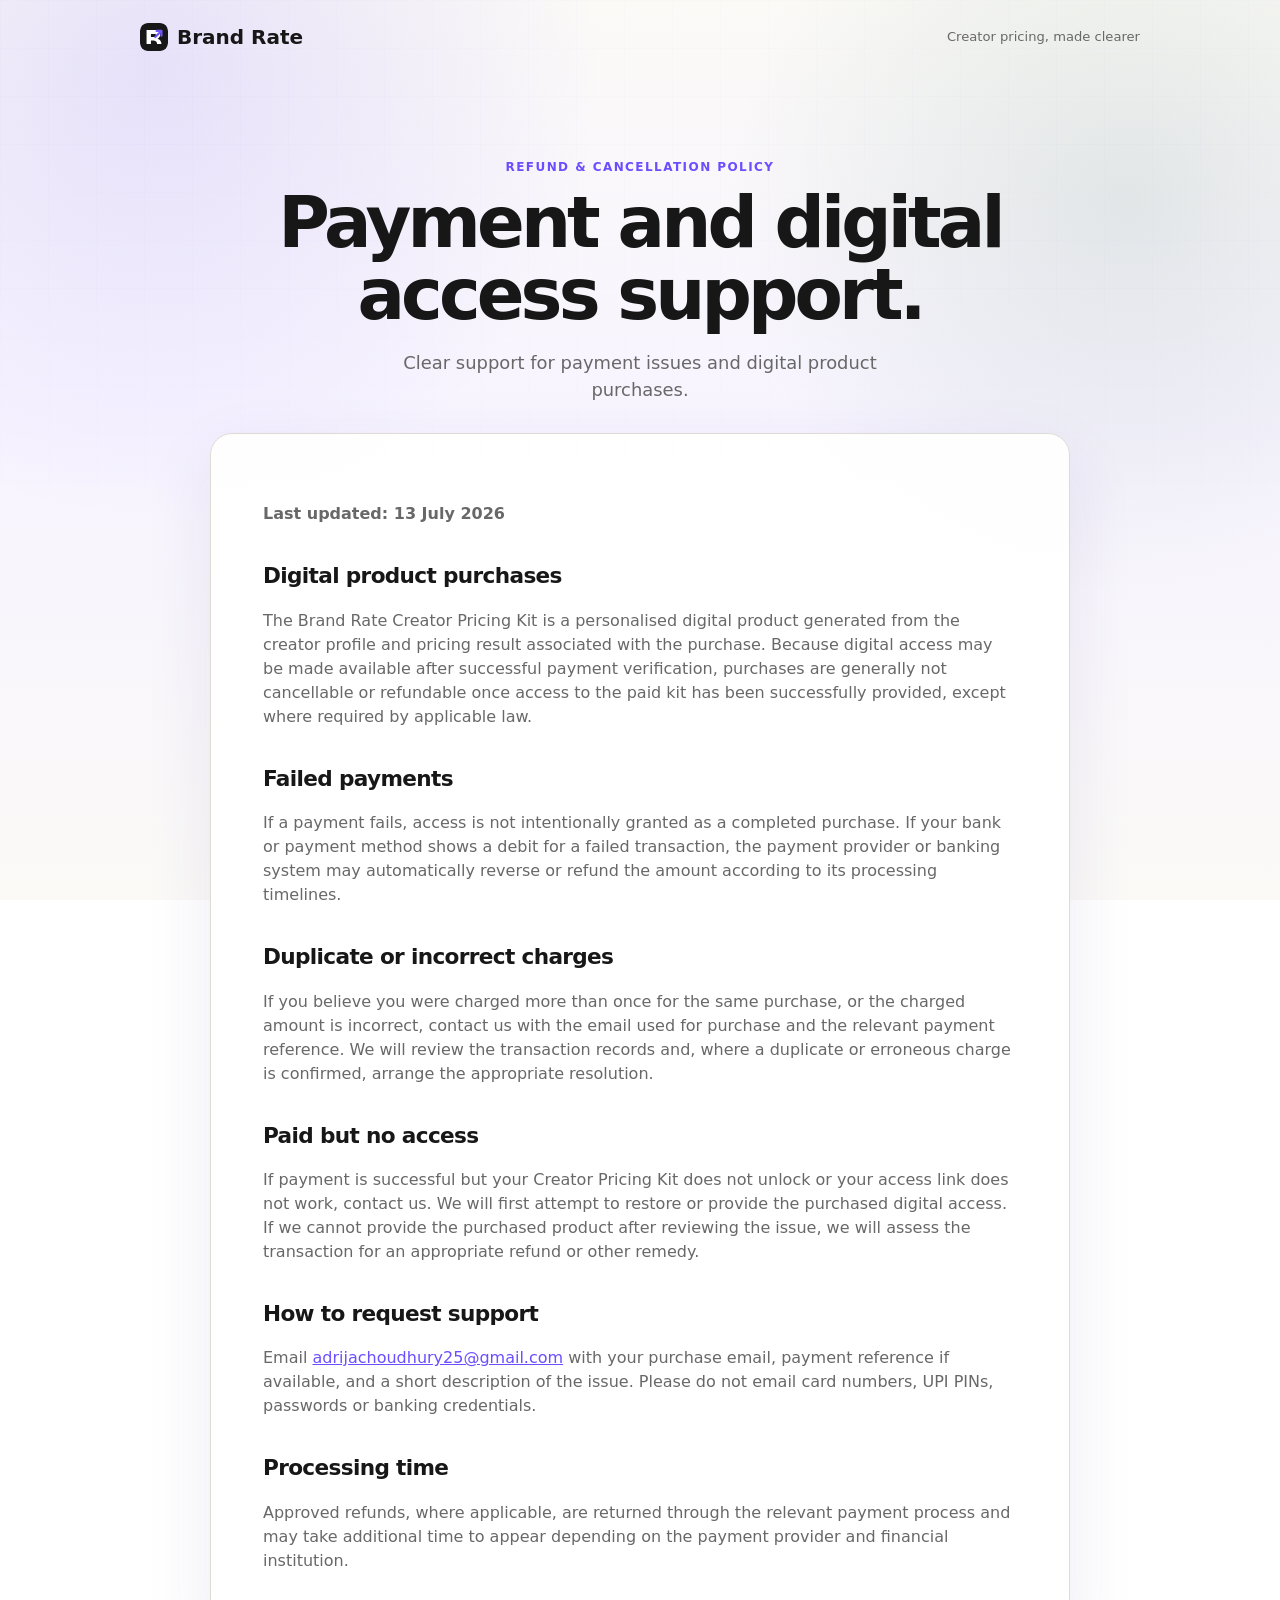
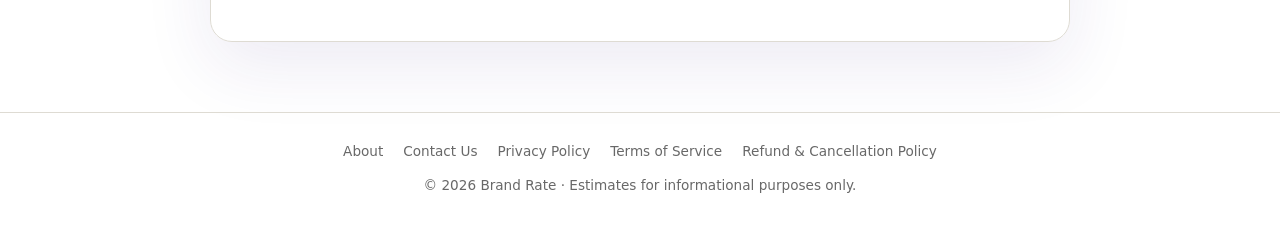
<file: refund.html>
<!doctype html><html lang="en"><head><meta charset="utf-8"><meta name="viewport" content="width=device-width,initial-scale=1"><link rel="icon" href="brand-rate-icon.svg" type="image/svg+xml"><title>Payment and digital access support. — Brand Rate</title><meta name="robots" content="index,follow"><link rel="stylesheet" href="style.css"></head><body><header class="site-header"><a class="logo" href="index.html"><img src="brand-rate-icon.svg" alt="" class="brand-icon"> Brand Rate</a><span class="tag">Creator pricing, made clearer</span></header><main class="legal-main"><section class="legal-hero"><p class="eyebrow">REFUND & CANCELLATION POLICY</p><h1>Payment and digital access support.</h1><p class="intro">Clear support for payment issues and digital product purchases.</p></section><article class="legal-card"><p><strong>Last updated: 13 July 2026</strong></p><h2>Digital product purchases</h2><p>The Brand Rate Creator Pricing Kit is a personalised digital product generated from the creator profile and pricing result associated with the purchase. Because digital access may be made available after successful payment verification, purchases are generally not cancellable or refundable once access to the paid kit has been successfully provided, except where required by applicable law.</p><h2>Failed payments</h2><p>If a payment fails, access is not intentionally granted as a completed purchase. If your bank or payment method shows a debit for a failed transaction, the payment provider or banking system may automatically reverse or refund the amount according to its processing timelines.</p><h2>Duplicate or incorrect charges</h2><p>If you believe you were charged more than once for the same purchase, or the charged amount is incorrect, contact us with the email used for purchase and the relevant payment reference. We will review the transaction records and, where a duplicate or erroneous charge is confirmed, arrange the appropriate resolution.</p><h2>Paid but no access</h2><p>If payment is successful but your Creator Pricing Kit does not unlock or your access link does not work, contact us. We will first attempt to restore or provide the purchased digital access. If we cannot provide the purchased product after reviewing the issue, we will assess the transaction for an appropriate refund or other remedy.</p><h2>How to request support</h2><p>Email <a href="mailto:adrijachoudhury25@gmail.com">adrijachoudhury25@gmail.com</a> with your purchase email, payment reference if available, and a short description of the issue. Please do not email card numbers, UPI PINs, passwords or banking credentials.</p><h2>Processing time</h2><p>Approved refunds, where applicable, are returned through the relevant payment process and may take additional time to appear depending on the payment provider and financial institution.</p></article></main><footer><div class="footer-inner"><nav class="footer-links" aria-label="Legal and company links"><a href="about.html">About</a><a href="contact.html">Contact Us</a><a href="privacy.html">Privacy Policy</a><a href="terms.html">Terms of Service</a><a href="refund.html">Refund &amp; Cancellation Policy</a></nav><p>© 2026 Brand Rate · Estimates for informational purposes only.</p></div></footer></body></html>
</file>
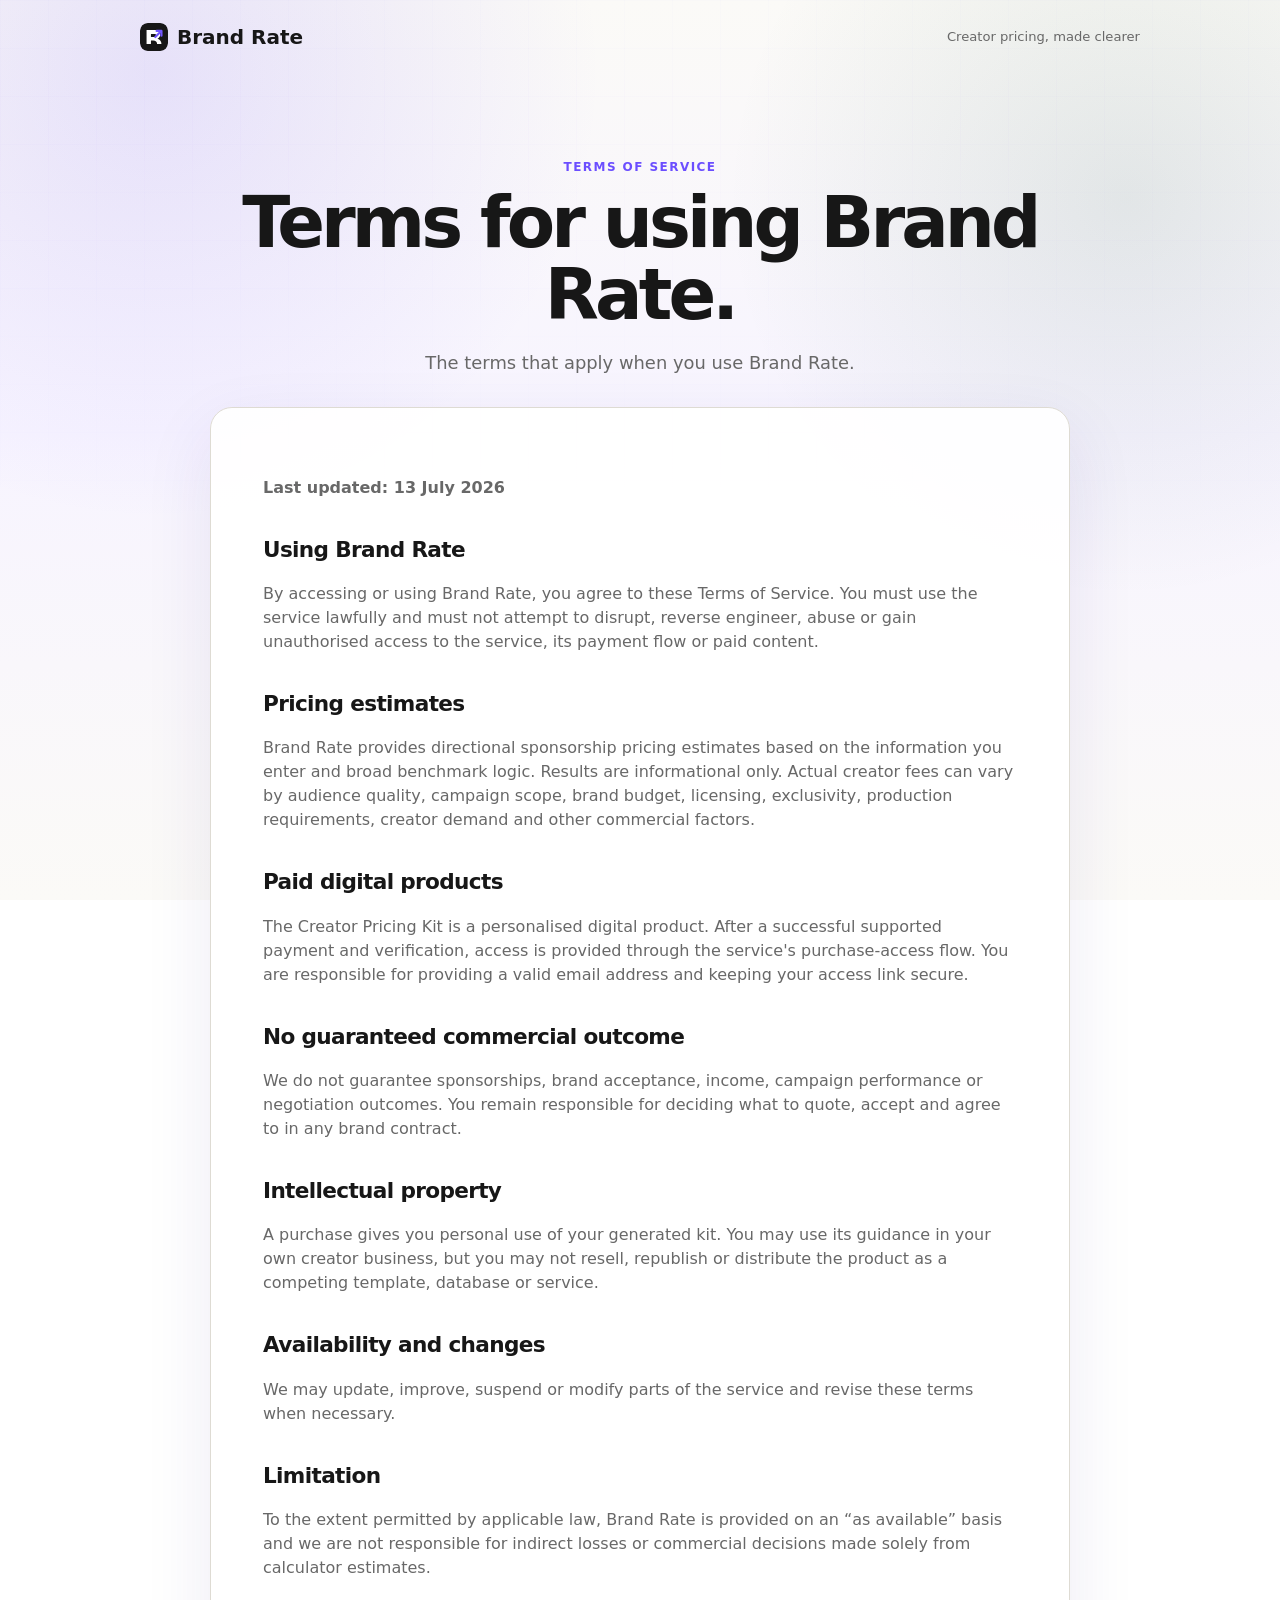
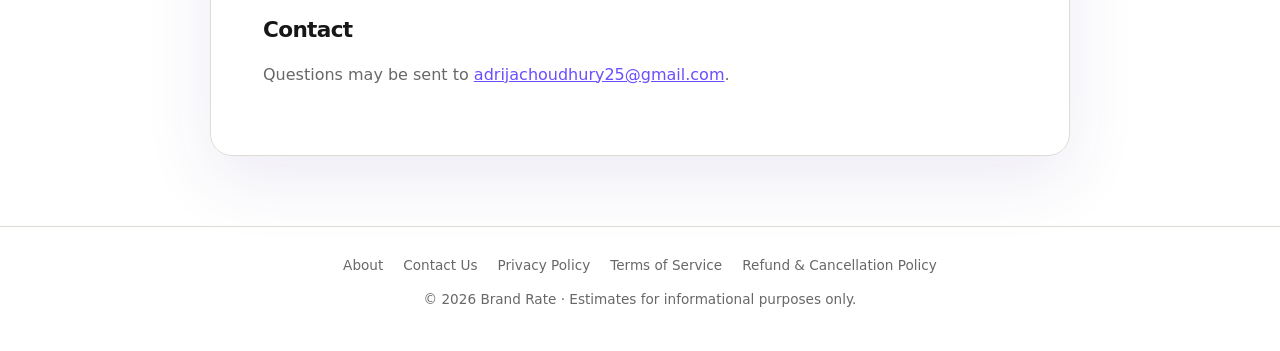
<file: terms.html>
<!doctype html><html lang="en"><head><meta charset="utf-8"><meta name="viewport" content="width=device-width,initial-scale=1"><link rel="icon" href="brand-rate-icon.svg" type="image/svg+xml"><title>Terms for using Brand Rate. — Brand Rate</title><meta name="robots" content="index,follow"><link rel="stylesheet" href="style.css"></head><body><header class="site-header"><a class="logo" href="index.html"><img src="brand-rate-icon.svg" alt="" class="brand-icon"> Brand Rate</a><span class="tag">Creator pricing, made clearer</span></header><main class="legal-main"><section class="legal-hero"><p class="eyebrow">TERMS OF SERVICE</p><h1>Terms for using Brand Rate.</h1><p class="intro">The terms that apply when you use Brand Rate.</p></section><article class="legal-card"><p><strong>Last updated: 13 July 2026</strong></p><h2>Using Brand Rate</h2><p>By accessing or using Brand Rate, you agree to these Terms of Service. You must use the service lawfully and must not attempt to disrupt, reverse engineer, abuse or gain unauthorised access to the service, its payment flow or paid content.</p><h2>Pricing estimates</h2><p>Brand Rate provides directional sponsorship pricing estimates based on the information you enter and broad benchmark logic. Results are informational only. Actual creator fees can vary by audience quality, campaign scope, brand budget, licensing, exclusivity, production requirements, creator demand and other commercial factors.</p><h2>Paid digital products</h2><p>The Creator Pricing Kit is a personalised digital product. After a successful supported payment and verification, access is provided through the service's purchase-access flow. You are responsible for providing a valid email address and keeping your access link secure.</p><h2>No guaranteed commercial outcome</h2><p>We do not guarantee sponsorships, brand acceptance, income, campaign performance or negotiation outcomes. You remain responsible for deciding what to quote, accept and agree to in any brand contract.</p><h2>Intellectual property</h2><p>A purchase gives you personal use of your generated kit. You may use its guidance in your own creator business, but you may not resell, republish or distribute the product as a competing template, database or service.</p><h2>Availability and changes</h2><p>We may update, improve, suspend or modify parts of the service and revise these terms when necessary.</p><h2>Limitation</h2><p>To the extent permitted by applicable law, Brand Rate is provided on an “as available” basis and we are not responsible for indirect losses or commercial decisions made solely from calculator estimates.</p><h2>Contact</h2><p>Questions may be sent to <a href="mailto:adrijachoudhury25@gmail.com">adrijachoudhury25@gmail.com</a>.</p></article></main><footer><div class="footer-inner"><nav class="footer-links" aria-label="Legal and company links"><a href="about.html">About</a><a href="contact.html">Contact Us</a><a href="privacy.html">Privacy Policy</a><a href="terms.html">Terms of Service</a><a href="refund.html">Refund &amp; Cancellation Policy</a></nav><p>© 2026 Brand Rate · Estimates for informational purposes only.</p></div></footer></body></html>
</file>
<file: style.css>
:root{--ink:#171717;--muted:#686868;--paper:#fbfaf7;--card:#fff;--line:#dedbd3;--accent:#6b4eff;--soft:#f0edff;--green:#164c3b}*{box-sizing:border-box}html{scroll-behavior:smooth}body{margin:0;background:var(--paper);color:var(--ink);font-family:Inter,ui-sans-serif,system-ui,-apple-system,BlinkMacSystemFont,"Segoe UI",sans-serif;line-height:1.5}.site-header{max-width:1040px;margin:auto;padding:22px 20px;display:flex;justify-content:space-between;align-items:center}.logo{font-weight:850;font-size:1.25rem;color:var(--ink);text-decoration:none}.tag{font-size:.82rem;color:var(--muted)}main{max-width:760px;margin:auto;padding:20px}.hero{text-align:center;padding:54px 0 30px}.eyebrow{font-size:.75rem;letter-spacing:.12em;font-weight:800;color:var(--accent)}h1{font-size:clamp(2.25rem,7vw,4.4rem);line-height:1.02;letter-spacing:-.055em;margin:12px 0 18px}.intro{font-size:1.12rem;color:var(--muted);max-width:560px;margin:auto}.tool-card,.results{background:var(--card);border:1px solid var(--line);border-radius:20px;padding:clamp(22px,5vw,42px);box-shadow:0 12px 35px rgba(0,0,0,.04)}h2{font-size:1.7rem;letter-spacing:-.03em;margin:0 0 24px}form{display:grid;gap:10px}label{font-weight:700;margin-top:10px}label span,.hint,.small{font-weight:400;color:var(--muted);font-size:.86rem}input,select{width:100%;padding:15px 14px;border:1px solid var(--line);border-radius:10px;background:#fff;font:inherit;color:var(--ink)}input:focus,select:focus{outline:3px solid var(--soft);border-color:var(--accent)}.input-suffix{position:relative}.input-suffix b{position:absolute;right:16px;top:15px;color:var(--muted)}.hint{margin:0 0 2px}button{border:0;border-radius:11px;padding:16px 18px;margin-top:20px;background:var(--ink);color:#fff;font:inherit;font-weight:800;cursor:pointer}button:hover{opacity:.9}.results{margin-top:24px}.hidden{display:none}.rate-grid{display:grid;grid-template-columns:repeat(3,1fr);gap:10px;margin:18px 0}.rate-grid div,.addons div{border:1px solid var(--line);border-radius:12px;padding:16px}.rate-grid span,.addons span{display:block;color:var(--muted);font-size:.82rem}.rate-grid strong{display:block;font-size:1.3rem;margin-top:5px}.rate-grid .featured{background:var(--soft);border-color:#c8beff}.result-note{color:var(--green);font-weight:650}.results h3{margin-top:30px}.addons{display:grid;gap:10px}.addons div{display:flex;justify-content:space-between;gap:18px}.disclaimer{font-size:.78rem;color:var(--muted);margin:24px 0}.upgrade{margin-top:34px;padding:28px;border-radius:16px;background:var(--ink);color:#fff}.upgrade h2{margin-bottom:10px}.upgrade .eyebrow{color:#bfb3ff}.upgrade .price{font-size:2rem;font-weight:850;margin-top:18px}.upgrade button{background:#fff;color:var(--ink);width:100%}.upgrade .small{color:#bdbdbd;text-align:center}.content{padding:56px 6px}.content h2{margin-top:34px;margin-bottom:10px}.content p{color:var(--muted)}footer{text-align:center;padding:28px 20px;color:var(--muted);font-size:.85rem;border-top:1px solid var(--line)}@media(max-width:560px){.hero{padding-top:32px}.tag{display:none}.rate-grid{grid-template-columns:1fr}.rate-grid div{display:flex;justify-content:space-between;align-items:center}.rate-grid strong{margin:0}.tool-card,.results{border-radius:15px}.addons div{display:block}.addons strong{display:block;margin-top:6px}}
.section-note{color:var(--muted);font-size:.9rem;margin-top:-18px}
.addon-card{border:1px solid var(--line);border-radius:13px;padding:5px 17px;margin:12px 0}
.addon-row,.addon-total{display:flex;justify-content:space-between;gap:20px;padding:13px 0}
.addon-row{border-bottom:1px solid var(--line);color:var(--muted)}
.addon-row strong{color:var(--ink)}
.addon-total{font-weight:800}
@media(max-width:560px){.addon-row,.addon-total{align-items:flex-start}.addon-row span,.addon-total span{max-width:65%}}

.brand-icon{width:28px;height:28px;vertical-align:middle;margin-right:9px;border-radius:8px}.brand{display:flex;align-items:center}


/* V5.1 brand polish + compliance */
body{background:radial-gradient(circle at 12% 8%,rgba(107,78,255,.14),transparent 28rem),radial-gradient(circle at 88% 22%,rgba(22,76,59,.10),transparent 25rem),linear-gradient(180deg,#fbfaf7 0%,#f7f4ff 48%,#fbfaf7 100%);background-attachment:fixed}
body::before{content:"";position:fixed;inset:0;pointer-events:none;z-index:-1;opacity:.28;background-image:linear-gradient(rgba(107,78,255,.055) 1px,transparent 1px),linear-gradient(90deg,rgba(107,78,255,.055) 1px,transparent 1px);background-size:48px 48px;mask-image:linear-gradient(to bottom,black,transparent 72%)}
.site-header{position:relative;z-index:2}.logo{display:flex;align-items:center}.hero{position:relative}
.hero::before,.hero::after{content:"";position:absolute;border-radius:999px;filter:blur(2px);z-index:-1}
.hero::before{width:110px;height:110px;background:rgba(107,78,255,.10);left:2%;top:22%}.hero::after{width:70px;height:70px;background:rgba(22,76,59,.10);right:4%;bottom:10%}
.tool-card,.results{box-shadow:0 24px 70px rgba(56,38,130,.09);backdrop-filter:blur(10px)}
button{background:linear-gradient(135deg,#171717 0%,#35226f 100%);transition:transform .2s ease,box-shadow .2s ease,opacity .2s ease}
button:hover{transform:translateY(-1px);box-shadow:0 10px 24px rgba(53,34,111,.18);opacity:1}
.upgrade{background:linear-gradient(135deg,#151515 0%,#281b5f 62%,#164c3b 140%);box-shadow:0 22px 55px rgba(38,25,90,.22)}
.footer-inner{max-width:1040px;margin:auto}.footer-links{display:flex;justify-content:center;flex-wrap:wrap;gap:10px 20px;margin-bottom:13px}.footer-links a{color:var(--muted);text-decoration:none}.footer-links a:hover{color:var(--accent)}
.legal-main{max-width:900px}.legal-hero{text-align:center;padding:52px 0 30px}.legal-card{background:rgba(255,255,255,.92);border:1px solid var(--line);border-radius:22px;padding:clamp(24px,5vw,52px);box-shadow:0 24px 70px rgba(56,38,130,.09);margin-bottom:50px}
.legal-card h2{margin:34px 0 10px;font-size:1.35rem}.legal-card h2:first-child{margin-top:0}.legal-card p,.legal-card li{color:var(--muted)}.legal-card a{color:var(--accent)}.legal-card ul{padding-left:20px}
.info-grid{display:grid;grid-template-columns:repeat(2,1fr);gap:14px;margin:24px 0}.info-box{background:var(--soft);border:1px solid #d8d0ff;border-radius:14px;padding:20px}.info-box strong{display:block;margin-bottom:6px}.info-box p{margin:0}
@media(max-width:600px){.info-grid{grid-template-columns:1fr}.legal-hero{padding-top:32px}}
</file>
